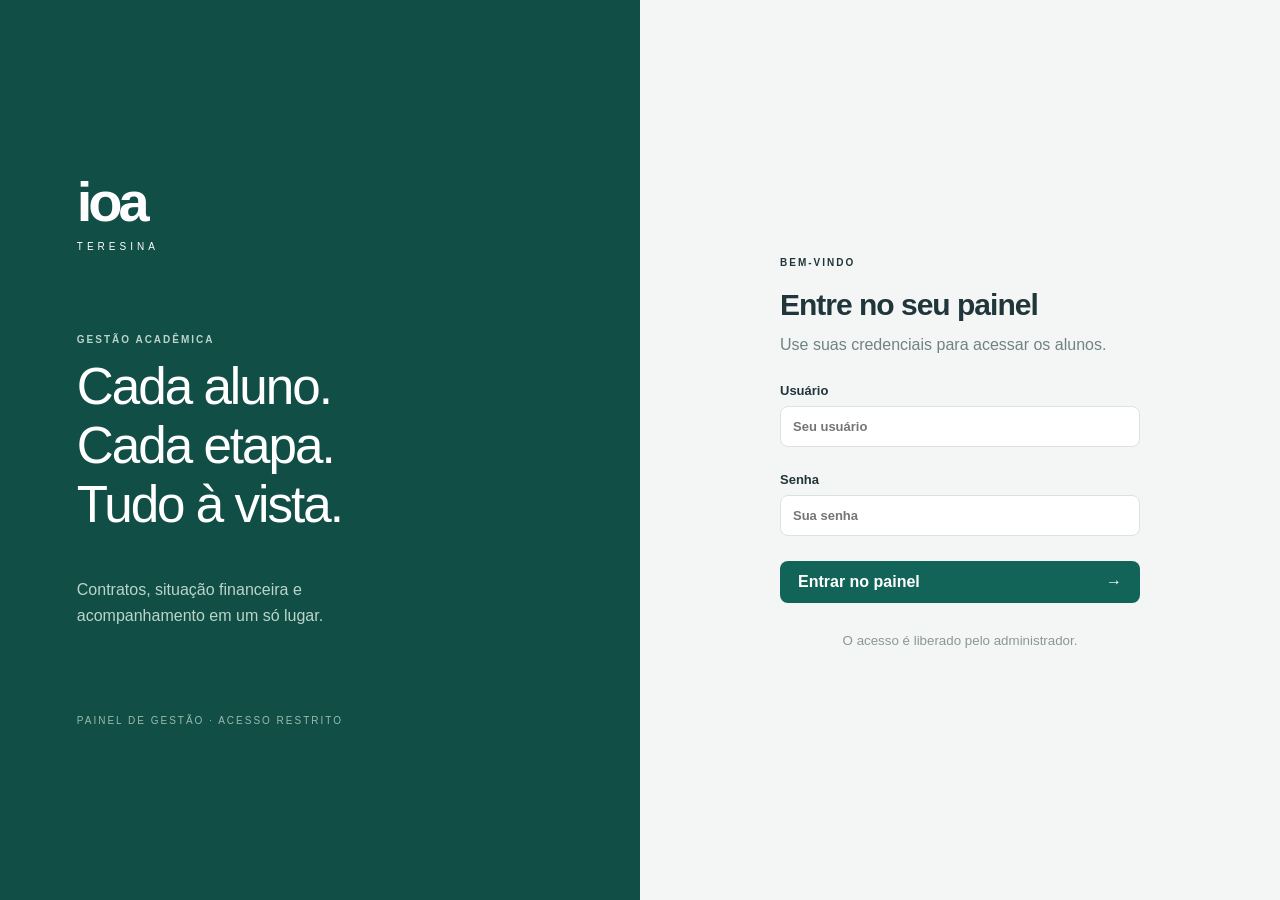
<file: index.html>
<!doctype html>
<html lang="pt-BR"><head><meta charset="utf-8"><meta name="viewport" content="width=device-width,initial-scale=1"><title>IOA Teresina | Gestão de alunos</title><link rel="stylesheet" href="./style.css?v=1795694418726"><script src="./app.js?v=1795694418726" type="module"></script></head>
<body>
<section id="login" class="login"><div class="intro"><div class="brand">ioa<span>TERESINA</span></div><p class="eyebrow">GESTÃO ACADÊMICA</p><h1>Cada aluno.<br>Cada etapa.<br>Tudo à vista.</h1><p>Contratos, situação financeira e acompanhamento em um só lugar.</p><div class="intro-footer">PAINEL DE GESTÃO · ACESSO RESTRITO</div></div><div class="login-form"><form id="login-form"><span class="eyebrow">BEM-VINDO</span><h2>Entre no seu painel</h2><p>Use suas credenciais para acessar os alunos.</p><label>Usuário<input name="username" autocomplete="username" required placeholder="Seu usuário"></label><label>Senha<input name="password" type="password" autocomplete="current-password" required placeholder="Sua senha"></label><button type="submit">Entrar no painel <span>→</span></button><p id="login-error" role="alert"></p><small>O acesso é liberado pelo administrador.</small></form></div></section>
<div id="dashboard" hidden><aside><div class="brand">ioa<span>TERESINA</span></div><p class="nav-label">ÁREA DE GESTÃO</p><nav aria-label="Menu principal"><button id="nav-students" class="nav-item nav-active" aria-current="page">◈ <span>Base de Alunos</span></button><button id="nav-leadership" class="nav-item">◉ <span>Visão da Liderança</span></button><button id="nav-courses" class="nav-item">▤ <span>Cursos</span></button><button id="nav-attendance" class="nav-item">▦ <span>Lançamento de Frequências</span></button><div class="nav-group"><button id="nav-actions" class="nav-item" aria-expanded="false" aria-controls="actions-submenu">◇ <span>Ações e Correções</span><span class="nav-chevron" aria-hidden="true">⌄</span></button><div id="actions-submenu" class="nav-submenu" hidden><button id="nav-contract" class="nav-item">Gestão de Contrato</button><button id="nav-debt" class="nav-item">Gestão de Inadimplentes</button><button id="nav-onboarding" class="nav-item">Onbording de Novatos</button><button id="nav-evasion" class="nav-item">Risco de Evasão</button></div></div><button id="nav-settings" class="nav-item" hidden>⚙ <span>Configurações</span></button></nav><div class="aside-bottom"><span id="user-label"></span><button id="logout" class="ghost">Sair da conta</button></div></aside><main><div id="students-view"><header><div><h1>Base de Alunos<span class="dot">.</span></h1><p>Uma visão de cada vínculo, do contrato ao acompanhamento.</p></div><div class="source"><span class="status-dot"></span>Base de <strong id="source-date"></strong><small id="source-file"></small></div></header>
<div id="metrics" class="status-overview"></div>
<section class="workspace"><div class="section-heading"><div><h2>Consulta de alunos</h2><p>Busque um aluno e confira os detalhes de cada vínculo.</p></div><div class="query-actions"><span id="result-count"></span><button id="clear-filters" type="button" class="ghost">Limpar filtros</button></div></div><div class="filters"><label class="search"><span>Buscar aluno</span><input id="search" type="search" placeholder="Nome ou ID do aluno"></label><label><span>Curso</span><select id="course"><option value="">Todos os cursos</option></select></label><label><span>Status Financeiro</span><select id="finance"><option value="">Todos os status</option></select></label><label><span>Status Contrato</span><select id="contract"><option value="">Todos os contratos</option></select></label><label><span>Status Acadêmico</span><select id="academic-status"><option value="">Todos os status acadêmicos</option></select></label></div><p class="helper">Os gráficos contam alunos únicos por ID na base completa. Os filtros abaixo se aplicam à consulta; um aluno pode ter mais de um curso.</p><div id="cards" class="cards"></div><div class="pagination"><button id="prev" class="ghost">← Anterior</button><span id="page-label"></span><button id="next" class="ghost">Próxima →</button></div></section>
</div>
<section id="leadership-view" hidden><iframe id="leadership-frame" title="Visão da Liderança — prévia com dados ilustrativos" data-src="./leadership-preview.html"></iframe></section>
<section id="courses-view" hidden>
<header><div><h1>Cursos<span class="dot">.</span></h1><p>Visão estratégica por curso e acompanhamento do acumulado do ano.</p></div><span class="badge" id="course-source-date"></span></header>
<section class="workspace course-controls"><label>Curso<select id="management-course" aria-label="Selecionar curso"><option value="">Carregando cursos…</option></select></label><label>Ano de referência<input id="management-year" type="number" min="2000" step="1" aria-label="Ano de referência"></label><button id="refresh-course" class="ghost" type="button">Atualizar</button></section>
<p id="course-error" role="alert" hidden></p><p id="course-period" class="helper"></p>
<div id="course-kpis" class="course-kpis" aria-live="polite"></div>
<div id="course-status-overview" class="status-overview course-status-overview" aria-live="polite"></div>
<section class="workspace course-scope"><div class="section-heading"><div><h2>Composição do curso — prévia</h2><p id="course-coverage"></p></div><span class="badge yellow">Conferência externa pendente</span></div><p class="helper">Esta posição da VIDA DE ALUNO não é um indicador YTD. Inclui componentes identificados por contrato comercial e agrupamentos aprovados. A composição e os totais precisam ser conciliados com o controle de frequências; conclusão de um componente não comprova conclusão do produto.</p><div class="table-wrap course-roster"><table><thead><tr><th>Aluno</th><th>Cadastro acadêmico / turma</th><th>Status acadêmico na fonte</th><th>Associação ao curso</th><th></th></tr></thead><tbody id="course-scope-rows"></tbody></table></div></section>
</section>
<section id="planned-view" hidden><header><div><h1><span id="planned-title"></span><span class="dot">.</span></h1></div></header><section class="workspace planned-workspace"><span class="badge">Em planejamento</span><h2 id="planned-heading"></h2><p>Esta área aguarda as próximas definições para desenvolvimento.</p></section></section>
<section id="settings-view" hidden>
<header><div><h1>Configurações<span class="dot">.</span></h1><p>Gerencie os acessos e acompanhe as atividades do painel.</p></div><span class="badge green">Acesso do administrador</span></header>
<section class="workspace settings-workspace">
<div class="settings-tabs" role="tablist" aria-label="Configurações">
<button id="tab-users" role="tab" aria-selected="true" aria-controls="panel-users" data-settings-tab="users">Usuários</button>
<button id="tab-logins" role="tab" aria-selected="false" aria-controls="panel-history" data-settings-tab="logins">Histórico de logins</button>
<button id="tab-activity" role="tab" aria-selected="false" aria-controls="panel-history" data-settings-tab="activity">Registro de atividades</button>
</div>
<p id="settings-error" role="alert" hidden></p>
<div id="panel-users" role="tabpanel" aria-labelledby="tab-users">
<div class="section-heading"><div><h2>Usuários do sistema</h2><p>Somente o administrador pode cadastrar novos acessos.</p></div><button id="refresh-users" class="ghost">Atualizar lista</button></div>
<div class="table-wrap"><table><thead><tr><th>Usuário</th><th>Perfil</th><th>Emitir declarações</th><th>Último login</th></tr></thead><tbody id="users-list"></tbody></table></div>
<section class="new-user"><h3>Adicionar usuário</h3><form id="user-form"><label>Novo usuário<input name="username" pattern="[a-zA-Z0-9._-]{3,64}" required autocomplete="off" placeholder="nome.sobrenome"></label><label>Senha inicial<input name="password" type="password" minlength="10" maxlength="256" required autocomplete="new-password" placeholder="Pelo menos 10 caracteres"></label><button>Cadastrar usuário</button><p id="user-result" role="status"></p></form></section>
</div>
<div id="panel-history" role="tabpanel" aria-labelledby="tab-logins" hidden>
<div class="section-heading"><div><h2 id="history-title">Histórico de logins</h2><p id="history-description"></p></div><button id="refresh-history" class="ghost">Atualizar histórico</button></div>
<div class="history-controls"><label>Usuário<select id="history-user"><option value="">Todos os usuários</option></select></label><span id="history-count" role="status"></span></div>
<div class="table-wrap"><table><thead><tr><th>Quando</th><th>Quem</th><th>Ação</th><th>Resumo</th></tr></thead><tbody id="history-list"></tbody></table></div>
<div class="pagination"><button id="history-prev" class="ghost">← Anterior</button><span id="history-page"></span><button id="history-next" class="ghost">Próxima →</button></div>
<p class="helper">Horários de Brasília. Logins passam a ser registrados com esta atualização; conferências anteriores foram preservadas.</p>
</div>
</section></section>
<footer>IOA Teresina · Gestão de alunos <span>Dados disponíveis apenas para usuários autorizados.</span></footer></main></div>
<dialog id="detail"><div class="dialog-header"><span class="eyebrow">FICHA DO ALUNO</span><button id="close-detail" class="ghost" aria-label="Fechar ficha">✕</button></div><div id="detail-content"></div></dialog>
<dialog id="contact-dialog" aria-labelledby="contact-edit-title"><div class="dialog-header"><h2 id="contact-edit-title">Editar contatos</h2><button id="contact-close" type="button" class="ghost" aria-label="Fechar edição de contatos">✕</button></div><p id="contact-student"></p><form id="contact-edit-form"><div class="contact-fields"><label>E-mail<input name="email" type="email" maxlength="254" placeholder="Não informado" autocomplete="off"></label><label>Telefone<input name="phone" type="tel" maxlength="60" placeholder="Não informado" autocomplete="off"></label></div><p id="contact-error" role="alert"></p><div class="contact-actions"><button type="submit">Salvar contatos</button><button id="contact-cancel" type="button" class="ghost">Cancelar</button></div><div class="contact-edit-footer"><button id="contact-restore" type="button" class="ghost">Usar contatos da fonte</button><small id="contact-edit-meta"></small></div></form></dialog>
<dialog id="course-metric-dialog" aria-labelledby="course-metric-title"><div class="dialog-header"><h2 id="course-metric-title"></h2><button type="button" id="course-metric-close" class="ghost" aria-label="Fechar apuração">✕</button></div><p id="course-metric-context" class="helper"></p><p class="helper">Registre um valor apurado em uma fonte identificável. O painel não calcula este indicador a partir dos saldos da VIDA DE ALUNO. O registro será identificado como informado manualmente.</p><form id="course-metric-form"><div class="metric-form-grid"><label>Valor apurado<input name="value" type="number" step="any" required></label><label>Data de corte<input name="cutoff" type="date" required></label></div><label>Fonte / documento de referência<textarea name="source" minlength="5" maxlength="1500" required placeholder="Nome da planilha ou relatório, aba e período consultados"></textarea></label><label>Critério de apuração<textarea name="methodology" minlength="5" maxlength="1500" required placeholder="Como o valor foi calculado, quais registros entraram e quais foram excluídos"></textarea></label><p id="course-metric-error" role="alert"></p><div class="detail-actions"><button type="submit">Salvar apuração</button><button type="button" id="course-metric-cancel" class="ghost">Cancelar</button></div></form></dialog>
<dialog id="declaration-dialog" aria-labelledby="declaration-title"><div class="dialog-header"><h2 id="declaration-title">Emitir declaração</h2><button id="declaration-close" type="button" class="ghost" aria-label="Fechar declaração">✕</button></div><p class="helper">PDF preenchido com o modelo institucional. Confira a matrícula atual antes de emitir. O documento será gerado com a assinatura digitalizada de Diego Leite da Cunha. O usuário e a data da emissão serão registrados no histórico.</p><form id="declaration-form"><label>Modelo<select id="declaration-type" name="type"><option value="matricula">Declaração de Matrícula</option><option value="comparecimento">Declaração de Comparecimento</option></select></label><label>Aluno<input id="declaration-name" readonly></label><label>Curso / matrícula<select id="declaration-course" required></select></label><div class="metric-form-grid"><label>CPF — confira antes de emitir<input name="cpf" maxlength="18" required inputmode="numeric" autocomplete="off"></label><label>Duração em meses<input name="months" type="number" min="1" max="120" step="1" required></label></div><label>Periodicidade das aulas<select name="frequency"><option value="mensais">Mensais</option><option value="quinzenais">Quinzenais</option><option value="semanais">Semanais</option><option value="conforme calendário acadêmico">Conforme calendário acadêmico</option></select></label><fieldset id="attendance-dates" hidden><legend>Datas de comparecimento</legend><p class="helper">Selecione de 1 a 12 datas já realizadas e confira o comparecimento do aluno.</p><div style="display:flex;gap:8px"><input id="attendance-date" type="date" aria-label="Data de comparecimento"><button type="button" id="attendance-add" class="ghost">Adicionar data</button></div><div id="attendance-list"></div></fieldset><p id="declaration-source" class="helper"></p><p id="declaration-status" class="helper"></p><label class="check-label"><input type="checkbox" name="verified" required><span id="declaration-confirm-text">Conferi os dados e a situação atual de matrícula.</span></label><p id="declaration-error" role="alert"></p><div class="detail-actions"><button type="submit" id="declaration-generate">Gerar PDF</button><button type="button" id="declaration-cancel" class="ghost">Cancelar</button></div></form></dialog>
<div id="toast" role="status" hidden></div>
</body></html>
</file>
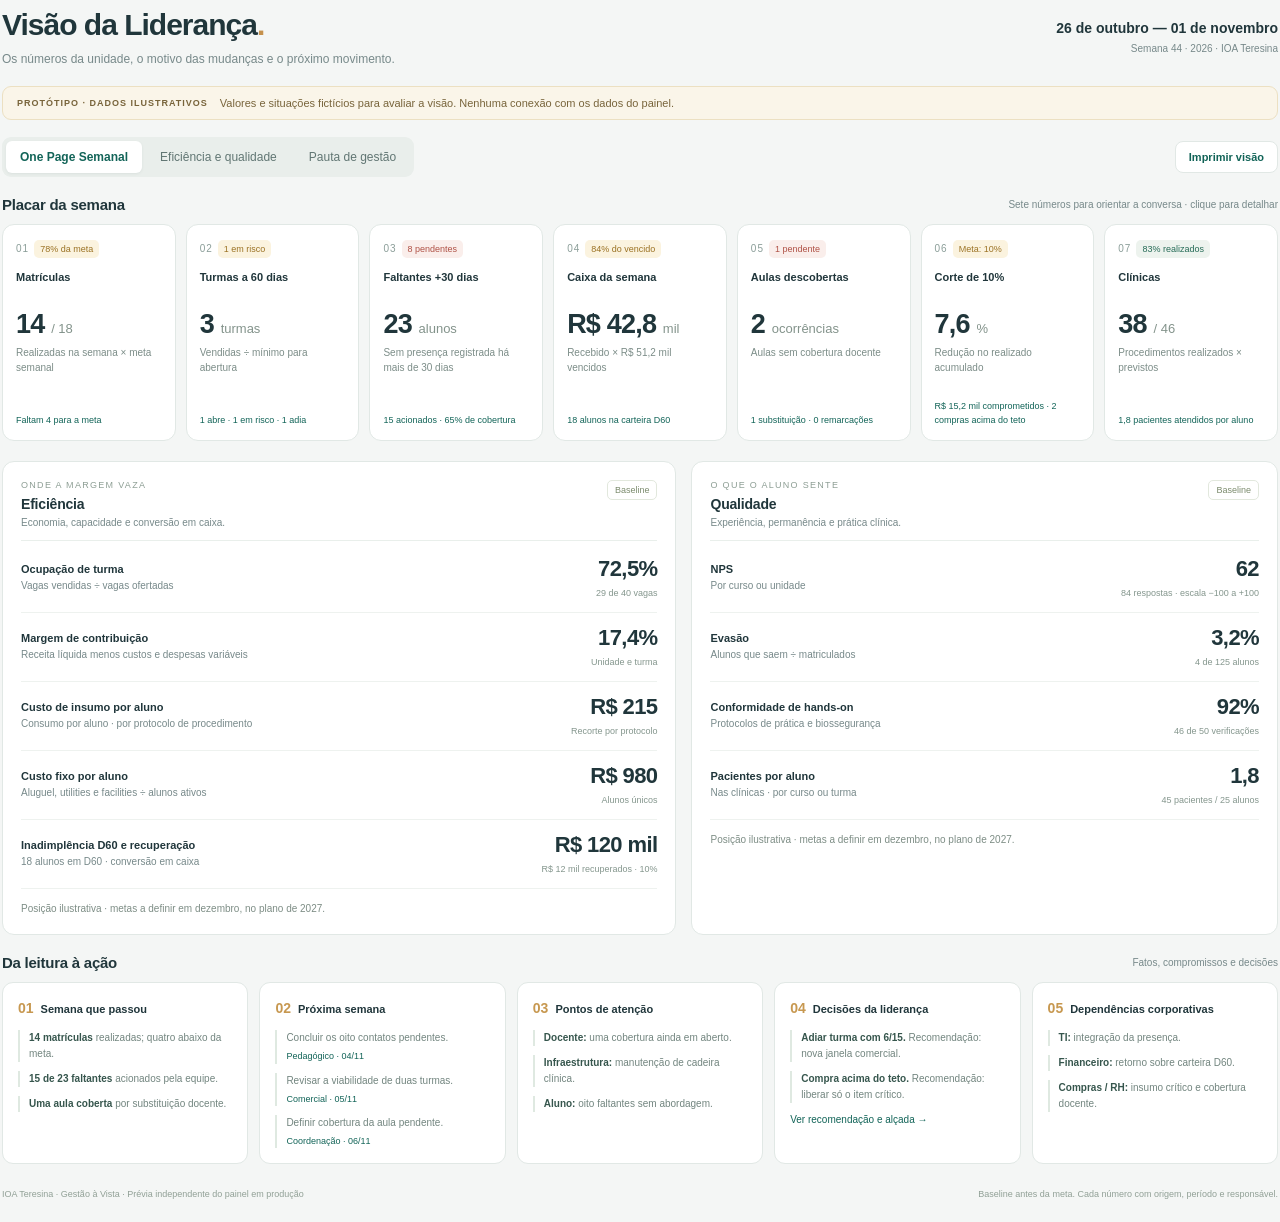
<file: leadership-preview.html>
<!doctype html>
<html lang="pt-BR">
<head>
<meta charset="utf-8"><meta name="viewport" content="width=device-width, initial-scale=1">
<title>IOA Teresina · Visão da Liderança · Protótipo</title>
<link rel="stylesheet" href="./leadership-preview.css">
</head>
<body>
<aside aria-label="Menu de referência"><div class="brand">ioa<small>TERESINA</small></div><div class="nav-label">ÁREA DE GESTÃO</div><div class="nav-item active"><span>◈</span>Visão da Liderança</div><div class="nav-item"><span>◇</span>Base de Alunos</div><div class="nav-item"><span>▤</span>Cursos</div><div class="nav-item"><span>▦</span>Frequências</div><div class="nav-item"><span>⚙</span>Configurações</div><div class="side-foot"><strong>Omniverso de Gestão à Vista</strong>Unidade IOA Teresina<br>Prévia para avaliação</div></aside>
<main>
<header class="page-head"><div><h1>Visão da Liderança<span class="dot">.</span></h1><p class="sub">Os números da unidade, o motivo das mudanças e o próximo movimento.</p></div><div class="week"><strong>26 de outubro — 01 de novembro</strong><small>Semana 44 · 2026 · IOA Teresina</small></div></header>
<div class="demo"><strong>PROTÓTIPO · DADOS ILUSTRATIVOS</strong><span>Valores e situações fictícios para avaliar a visão. Nenhuma conexão com os dados do painel.</span></div>
<div class="toolbar"><div class="tabs" role="tablist" aria-label="Visões de gestão"><button role="tab" id="tab-overview" aria-controls="overview" aria-selected="true" data-tab="overview">One Page Semanal</button><button role="tab" id="tab-baseline" aria-controls="baseline" aria-selected="false" data-tab="baseline">Eficiência e qualidade</button><button role="tab" id="tab-agenda" aria-controls="agenda" aria-selected="false" data-tab="agenda">Pauta de gestão</button></div><button type="button" class="ghost" id="print">Imprimir visão</button></div>
<section id="overview" role="tabpanel" aria-labelledby="tab-overview">
<div class="section-head"><h2>Placar da semana</h2><small>Sete números para orientar a conversa · clique para detalhar</small></div>
<div class="kpis" id="weekly"></div>
<div class="row2" id="overview-baselines"></div>
<div class="section-head"><h2>Da leitura à ação</h2><small>Fatos, compromissos e decisões</small></div>
<div class="agenda-grid">
<article class="agenda"><h3><b>01</b>Semana que passou</h3><ul><li><strong>14 matrículas</strong> realizadas; quatro abaixo da meta.</li><li><strong>15 de 23 faltantes</strong> acionados pela equipe.</li><li><strong>Uma aula coberta</strong> por substituição docente.</li></ul></article>
<article class="agenda"><h3><b>02</b>Próxima semana</h3><ul><li>Concluir os oito contatos pendentes.<span class="owner">Pedagógico · 04/11</span></li><li>Revisar a viabilidade de duas turmas.<span class="owner">Comercial · 05/11</span></li><li>Definir cobertura da aula pendente.<span class="owner">Coordenação · 06/11</span></li></ul></article>
<article class="agenda"><h3><b>03</b>Pontos de atenção</h3><ul><li><strong>Docente:</strong> uma cobertura ainda em aberto.</li><li><strong>Infraestrutura:</strong> manutenção de cadeira clínica.</li><li><strong>Aluno:</strong> oito faltantes sem abordagem.</li></ul></article>
<article class="agenda"><h3><b>04</b>Decisões da liderança</h3><ul><li><strong>Adiar turma com 6/15.</strong> Recomendação: nova janela comercial.</li><li><strong>Compra acima do teto.</strong> Recomendação: liberar só o item crítico.</li></ul><button type="button" data-tab-link="agenda">Ver recomendação e alçada →</button></article>
<article class="agenda"><h3><b>05</b>Dependências corporativas</h3><ul><li><strong>TI:</strong> integração da presença.</li><li><strong>Financeiro:</strong> retorno sobre carteira D60.</li><li><strong>Compras / RH:</strong> insumo crítico e cobertura docente.</li></ul></article>
</div>
</section>
<section id="baseline" role="tabpanel" aria-labelledby="tab-baseline" hidden>
<div class="baseline-note"><strong>Primeiro, o baseline.</strong> Os valores abaixo representam uma posição ilustrativa. Metas de eficiência e qualidade serão definidas em dezembro, com o plano de 2027. Não há semáforo de desempenho sem referência aprovada.</div>
<div class="two-col" id="baseline-panels"></div>
<div class="readout"><div><span>PERGUNTA DE EFICIÊNCIA</span><strong>Onde a margem está vazando?</strong></div><div><span>PERGUNTA DE QUALIDADE</span><strong>O que o aluno está sentindo?</strong></div><div><span>RECORTE DA APURAÇÃO</span><strong>Unidade → curso → turma</strong></div></div>
</section>
<section id="agenda" role="tabpanel" aria-labelledby="tab-agenda" hidden>
<p class="lead">Uma pauta curta, com responsável, prazo, recomendação e decisão esperada.</p>
<div class="action-list">
<article class="action-card"><h2>Semana que passou · três fatos</h2><ul><li>14 matrículas realizadas, frente à meta ilustrativa de 18.</li><li>15 alunos sem presença há mais de 30 dias receberam contato; oito permanecem pendentes.</li><li>Uma de duas aulas descobertas foi resolvida com substituição.</li></ul></article>
<article class="action-card"><h2>Próxima semana · três compromissos</h2><ul><li><span class="tag">Pedagógico · 04/11</span> Encerrar a abordagem dos oito faltantes e registrar o retorno.</li><li><span class="tag">Comercial · 05/11</span> Apresentar plano de conversão da turma em risco.</li><li><span class="tag">Coordenação · 06/11</span> Confirmar professor e comunicar o calendário.</li></ul></article>
<article class="action-card wide"><h2>Decisões que precisam da liderança</h2><div class="list-panel"><table><thead><tr><th>Decisão</th><th>Recomendação da unidade</th><th>Alçada necessária</th><th>Prazo proposto</th></tr></thead><tbody><tr><td>Turma com 6 vendidos / mínimo de 15</td><td>Adiar a abertura e manter os alunos no plano de conversão.</td><td>Direção regional</td><td>05/11</td></tr><tr><td>Compra extraordinária de R$ 3,4 mil</td><td>Aprovar apenas o insumo crítico; renegociar o restante.</td><td>Regional + Compras</td><td>04/11</td></tr></tbody></table></div></article>
<article class="action-card"><h2>Pontos de atenção da unidade</h2><ul><li><strong>Pessoas / docente:</strong> confirmar cobertura sem comprometer a entrega acadêmica.</li><li><strong>Infraestrutura:</strong> priorizar a manutenção de cadeira clínica.</li><li><strong>Fornecedor:</strong> confirmar reposição de insumo.</li><li><strong>Aluno:</strong> acompanhar retorno dos faltantes acionados.</li></ul></article>
<article class="action-card"><h2>O que não depende da unidade</h2><ul><li><span class="tag">TI</span> Integração da presença — encaminhar escopo e responsável corporativo.</li><li><span class="tag">Financeiro</span> Carteira D60 — validar posição e retorno da recuperação.</li><li><span class="tag">Compras</span> Item crítico — obter confirmação do fornecedor.</li><li><span class="tag">RH</span> Cobertura docente — retornar com a alternativa elegível.</li></ul></article>
</div>
</section>
<footer class="page-foot"><span>IOA Teresina · Gestão à Vista · Prévia independente do painel em produção</span><span>Baseline antes da meta. Cada número com origem, período e responsável.</span></footer>
</main>
<dialog id="detail" aria-labelledby="detail-name"><div class="modal-head"><div><span class="eyebrow">Detalhe do indicador · demonstração</span><h2 id="detail-name"></h2><p class="sub" id="detail-scope"></p></div><button type="button" class="close" aria-label="Fechar detalhe">×</button></div><div id="detail-content"></div></dialog>
<script src="./leadership-preview.js" defer></script>
</body>
</html>
</file>
<file: style.css>
:root{font-family:Inter,Segoe UI,Arial,sans-serif;color:#20363b;background:#f4f6f5;font-synthesis:none;--green:#126458;--muted:#78888b;--line:#e3e9e6}*{box-sizing:border-box}body{margin:0}button,input,select,textarea{font:inherit}button{cursor:pointer;background:var(--green);color:white;border:0;border-radius:8px;padding:12px 18px;font-weight:600}button:disabled{opacity:.5;cursor:default}input,select,textarea{width:100%;border:1px solid #dbe3df;border-radius:8px;padding:12px;background:white;color:#20363b}input:focus,select:focus,textarea:focus{outline:2px solid #83b6a6;outline-offset:2px}label{display:block;font-size:13px;font-weight:600}label>input,label>select{margin-top:8px}p{color:#718184;line-height:1.6}h1,h2,h3,p{margin-top:0}.brand{font-size:56px;line-height:1;font-weight:800;letter-spacing:-4px}.brand span{display:block;font-size:10px;letter-spacing:4px;margin-top:12px;font-weight:500}.eyebrow{font-size:10px;letter-spacing:2px;font-weight:700}.login{min-height:100vh;display:grid;grid-template-columns:1fr 1fr}.intro{background:#104e46;color:#fff;padding:64px 12%;position:relative;display:flex;flex-direction:column;justify-content:center}.intro .brand{margin-bottom:80px}.intro h1{font-size:clamp(36px,4vw,62px);line-height:1.15;letter-spacing:-2px;font-weight:500}.intro p{color:#bbd5ca;max-width:350px}.intro-footer{margin-top:70px;font-size:10px;letter-spacing:2px;color:#9cbbaf}.login-form{display:grid;place-items:center;padding:40px}.login-form form{width:100%;max-width:360px}.login-form h2{font-size:30px;letter-spacing:-1px;margin:18px 0 10px}.login-form label{margin:25px 0}.login-form button{width:100%;display:flex;justify-content:space-between}.login-form small{color:#8b9795;display:block;text-align:center;margin-top:30px}#login-error{color:#a63734;font-size:13px}#dashboard{min-height:100vh}aside{width:210px;position:fixed;inset:0 auto 0 0;background:#104e46;color:white;padding:36px 25px;display:flex;flex-direction:column}.nav-label{font-size:9px;letter-spacing:2px;color:#91b5a9;margin-top:70px}.nav-active{margin:12px -10px;padding:15px;background:#276458;border-radius:8px;font-size:14px}.nav-active span{margin-left:12px}.aside-bottom{margin-top:auto;font-size:12px}.aside-bottom button{color:#bed2c8;padding-left:0;font-size:12px;display:block;margin-top:10px}main{margin-left:210px;padding:44px 44px 20px;max-width:1800px}header{display:flex;justify-content:space-between;align-items:center;margin-bottom:32px}header h1{font-size:36px;letter-spacing:-1.4px;margin-bottom:8px;font-weight:600}header p{font-size:13px;margin:0 0 12px}.dot{color:#c5914c}.source{font-size:12px;color:#647772;text-align:right}.source small{display:block;font-size:10px;margin-top:8px}.status-dot{display:inline-block;width:7px;height:7px;background:#429474;border-radius:50%;margin-right:8px}.metrics{display:grid;grid-template-columns:repeat(4,1fr);gap:18px;margin-bottom:32px}.metric{background:#fff;border:1px solid var(--line);padding:22px;border-radius:12px}.metric p{font-size:11px;margin-bottom:20px}.metric strong{font-size:32px;letter-spacing:-1px;font-weight:600}.metric small{font-size:10px;display:block;color:#8a9691;margin-top:8px}.metric.warn strong{color:#b96540}.workspace{background:#fff;border:1px solid var(--line);border-radius:12px;padding:25px}.section-heading{display:flex;justify-content:space-between;align-items:center}.section-heading h2{font-size:18px;margin-bottom:5px}.section-heading p{font-size:12px}.section-heading>span{font-size:11px;color:var(--muted)}.filters{display:grid;grid-template-columns:1.4fr 1fr 1fr 1fr;gap:12px;margin:16px 0}.filters label{font-size:10px;color:#7b8883}.filters input,.filters select{font-size:12px;padding:11px}.helper{font-size:10px;margin:14px 0 22px}.cards{display:grid;grid-template-columns:repeat(3,minmax(0,1fr));gap:16px}.student{border:1px solid var(--line);border-radius:10px;padding:20px;display:flex;flex-direction:column;min-width:0}.student-top{display:flex;gap:10px;align-items:center;margin-bottom:15px}.avatar{width:36px;height:36px;flex-shrink:0;border-radius:50%;background:#eaf2ec;color:#397766;display:grid;place-items:center;font-size:11px;font-weight:bold}.student h3{font-size:12px;line-height:1.5;margin:0;text-transform:capitalize}.student .id{font-size:10px;color:#98a19a;display:block;margin-top:4px}.course-name{font-size:11px;line-height:1.6;margin-bottom:12px;min-height:36px;color:#617672}.badges{display:flex;flex-wrap:wrap;gap:6px;margin-bottom:18px}.badge{font-size:9px;padding:6px 8px;border-radius:5px;background:#f2f2ec;color:#797967}.badge.green{background:#e8f4ed;color:#367952}.badge.red{background:#f9eeea;color:#b86851}.student-bottom{margin-top:auto;border-top:1px solid #eef0eb;padding-top:14px;display:flex;align-items:center;justify-content:space-between;font-size:10px;color:#89958e}.student-bottom button{padding:7px 10px;color:var(--green);background:#f0f6f1;font-size:10px}.ghost{background:transparent;color:var(--green)}.pagination{display:flex;justify-content:center;align-items:center;gap:20px;font-size:11px;margin-top:25px}.pagination button{font-size:11px}.admin{margin-top:25px;font-size:12px;color:#6e7e75}.admin form{display:flex;flex-wrap:wrap;gap:16px;align-items:end;margin-top:20px}.admin label{max-width:240px}.admin button{font-size:12px}footer{font-size:10px;color:#99a49d;display:flex;justify-content:space-between;margin-top:32px}dialog{width:min(760px,95vw);border:1px solid var(--line);border-radius:15px;padding:28px;max-height:90vh;color:#20363b}dialog::backdrop{background:#183c3aaa;backdrop-filter:blur(3px)}.dialog-header{display:flex;justify-content:space-between;align-items:center}.dialog-header button{padding:6px}.detail-title{font-size:24px;margin-top:15px}.link-detail{border-top:1px solid var(--line);margin-top:22px;padding-top:22px}.link-detail h3{font-size:14px;line-height:1.5}.facts{display:grid;grid-template-columns:1fr 1fr;gap:16px;margin:20px 0}.facts dt{font-size:10px;color:#82938c}.facts dd{font-size:13px;margin:5px 0;line-height:1.5}.check-label{display:flex;gap:10px;align-items:center;margin:20px 0 8px}.check-label input{width:17px;height:17px;margin:0}.link-detail textarea{margin:8px 0 12px;min-height:85px;resize:vertical}.link-detail small{display:block;font-size:10px;color:#7a8a81;margin:12px 0}.link-detail button{font-size:12px}.empty{padding:50px;text-align:center;grid-column:1/-1;font-size:13px;color:#85938b}#toast{position:fixed;bottom:25px;right:25px;max-width:400px;background:#184f42;color:#fff;padding:15px 20px;border-radius:10px;font-size:13px;z-index:10}[hidden]{display:none!important}@media(min-width:1600px){.cards{grid-template-columns:repeat(4,minmax(0,1fr))}}@media(max-width:1100px){aside{width:170px}main{margin-left:170px;padding:30px 25px}.cards{grid-template-columns:repeat(2,minmax(0,1fr))}.filters{grid-template-columns:1fr 1fr}}@media(max-width:700px){.login{grid-template-columns:1fr}.intro{padding:30px}.intro .brand{margin-bottom:25px}.intro h1{font-size:34px}.intro-footer{display:none}.intro p{margin-bottom:10px}.login-form{padding:35px 25px}aside{position:static;width:auto;padding:18px 22px;flex-direction:row;align-items:center;gap:20px}.brand{font-size:36px}.brand span{font-size:8px;margin-top:6px}.nav-label,.nav-active{display:none}.aside-bottom{margin:0 0 0 auto}.aside-bottom button{margin-top:0}main{margin:0;padding:28px 16px}header{display:block}header h1{font-size:30px}.source{text-align:left;margin-top:18px}.metrics{grid-template-columns:1fr 1fr;gap:10px}.metric{padding:16px}.metric p{margin-bottom:10px}.metric strong{font-size:27px}.workspace{padding:16px}.section-heading{display:block}.filters{grid-template-columns:1fr 1fr}.search{grid-column:1/-1}.cards{grid-template-columns:1fr}.student{padding:16px}.course-name{min-height:0}footer{display:block;line-height:2}footer span{display:block}.facts{grid-template-columns:1fr 1fr}}

/* Configurações e navegação administrativa */
nav{display:flex;flex-direction:column;gap:6px;margin-top:10px}.nav-item{display:flex;align-items:center;gap:12px;width:100%;text-align:left;background:transparent;color:#c3d8ce;font-size:13px;padding:14px 12px;font-weight:500}.nav-item.nav-active{margin:0;background:#276458;color:white}.nav-item:hover{background:#276458}.nav-active span{margin:0}.settings-tabs{display:flex;gap:24px;border-bottom:1px solid var(--line);margin:-5px 0 28px;overflow:auto}.settings-tabs button{background:transparent;color:#78888b;border-radius:0;padding:16px 0;border-bottom:2px solid transparent;white-space:nowrap;font-size:13px}.settings-tabs button[aria-selected="true"]{color:var(--green);border-bottom-color:var(--green)}.settings-workspace h3{font-size:15px}.table-wrap{overflow-x:auto;margin-top:18px}.table-wrap table{border-collapse:collapse;width:100%;text-align:left;font-size:12px}.table-wrap th{font-size:10px;color:#809089;font-weight:600;background:#f5f8f5;padding:14px 16px}.table-wrap td{padding:17px 16px;border-bottom:1px solid var(--line);vertical-align:top;line-height:1.6}.table-wrap td small{display:block;color:#84938b;font-size:10px;margin-top:6px}.when{white-space:nowrap;color:#718179}.new-user{margin-top:32px;padding:24px;background:#f7f9f7;border-radius:10px}.new-user form{display:flex;flex-wrap:wrap;gap:16px;align-items:end}.new-user label{flex:1;min-width:200px}.new-user button{font-size:12px;margin-bottom:1px}.new-user #user-result{flex-basis:100%;font-size:12px;margin:0}.history-controls{display:flex;align-items:end;justify-content:space-between;gap:16px;margin-top:18px}.history-controls label{width:240px;font-size:11px;color:#718179}.history-controls>span{font-size:11px;color:#84938b;padding-bottom:12px}#settings-error{padding:12px 16px;background:#fbede8;color:#a34834;font-size:12px;border-radius:8px}
@media(max-width:700px){aside{flex-wrap:wrap}aside nav{order:3;flex-basis:100%;flex-direction:row;margin:8px 0 0}.nav-item{display:flex;width:auto;flex:1;justify-content:center;font-size:12px}.settings-tabs{gap:22px}.settings-tabs button{font-size:11px}.new-user{padding:16px}.new-user form{display:block}.new-user label{margin:16px 0}.new-user #user-result{margin-top:12px}.table-wrap th,.table-wrap td{padding:12px}.history-controls{align-items:center}.history-controls label{width:190px}}

/* Áreas futuras: somente navegação, sem operações de dados. */
aside{overflow-y:auto}.nav-item{line-height:1.5;min-width:0;flex-shrink:0}.nav-item>span{min-width:0}.nav-item .nav-chevron{margin-left:auto;transition:transform .15s}.nav-item[aria-expanded="true"] .nav-chevron{transform:rotate(180deg)}.nav-submenu{margin:6px 0 8px 16px;padding-left:10px;border-left:1px solid #42796e;display:flex;flex-direction:column;gap:4px}.nav-submenu .nav-item{font-size:11px;padding:10px 8px}.planned-workspace{min-height:220px;padding:32px}.planned-workspace h2{font-size:19px;margin:25px 0 10px}.planned-workspace p{font-size:13px}.aside-bottom{padding-top:24px}
@media(max-width:700px){aside nav{flex-direction:column;gap:6px}.nav-item{width:100%;justify-content:flex-start;flex:none}.nav-submenu{margin-left:20px}.aside-bottom{padding-top:0}}

.detail-actions{display:flex;justify-content:space-between;align-items:center;gap:12px;flex-wrap:wrap}.close-detail-inline{background:#c65a12;color:#fff;margin-left:auto}.close-detail-inline:hover{background:#a8490c}.close-detail-inline:focus-visible{outline:2px solid #c65a12;outline-offset:3px}

.metrics{grid-template-columns:repeat(3,minmax(0,1fr))}@media(min-width:1600px){.metrics{grid-template-columns:repeat(6,minmax(0,1fr))}}@media(max-width:700px){.metrics{grid-template-columns:repeat(2,minmax(0,1fr))}}

@media(min-width:1101px){.filters{grid-template-columns:1.4fr repeat(4,minmax(0,1fr))}}

/* Indicadores compactos: título e total na mesma linha. */
.metrics{gap:12px;margin-bottom:22px}.metric{padding:12px 18px;display:grid;grid-template-columns:minmax(0,1fr) auto;align-items:center;column-gap:12px;row-gap:4px}.metric p{margin:0;font-size:11px;line-height:1.4}.metric strong{font-size:27px;line-height:1.1}.metric small{grid-column:1/-1;margin:0;font-size:10px;line-height:1.4}
@media(max-width:700px){.metric{padding:10px 12px;column-gap:6px}.metric strong{font-size:23px}.metric p{font-size:10px}.metric small{font-size:9px}}

.filter-field{min-width:0;font-size:10px;font-weight:600;color:#7b8883}.multi-filter{position:relative;margin-top:8px;color:#20363b;font-weight:400}.multi-filter summary{list-style:none;cursor:pointer;background:#fff;border:1px solid #dbe3df;border-radius:8px;padding:11px 30px 11px 12px;font-size:12px;white-space:nowrap;text-overflow:ellipsis;overflow:hidden;position:relative}.multi-filter summary::-webkit-details-marker{display:none}.multi-filter summary::after{content:'⌄';position:absolute;right:12px;top:9px;font-size:15px}.multi-filter[open] summary{border-color:#83b6a6}.multi-filter summary:focus-visible{outline:2px solid #83b6a6;outline-offset:2px}.multi-options{position:absolute;top:calc(100% + 5px);left:0;min-width:100%;width:max-content;max-width:min(380px,80vw);max-height:300px;overflow:auto;z-index:30;border:1px solid var(--line);background:#fff;border-radius:9px;box-shadow:0 8px 24px #173d3426;padding:6px}.multi-options label{display:flex;align-items:center;gap:10px;padding:10px 8px;font-weight:400;font-size:12px;cursor:pointer;border-radius:5px}.multi-options label:hover{background:#f0f6f1}.multi-options input[type=checkbox]{width:16px;height:16px;margin:0;padding:0;flex-shrink:0;accent-color:var(--green)}.multi-options label:first-child{border-bottom:1px solid var(--line);font-weight:600;margin-bottom:4px}.multi-options span{white-space:normal;line-height:1.4}

.query-actions{display:flex;align-items:center;gap:16px;flex-wrap:wrap}.query-actions>span{font-size:11px;color:var(--muted)}#clear-filters{font-size:12px;padding:9px 12px;background:#f0f6f1}@media(max-width:700px){.query-actions{justify-content:space-between;margin-bottom:12px}}

/* Visão dos três grupos de status: mesma escala de 0 a 100%. */
.status-overview{display:grid;grid-template-columns:repeat(3,minmax(0,1fr));gap:16px;margin-bottom:26px}.overview-note{grid-column:1/-1;font-size:11px;margin:0;color:#7b8a84;line-height:1.6}.overview-note strong{color:#3b6155;font-weight:600}.status-chart{min-width:0;background:white;border:1px solid var(--line);border-radius:12px;padding:22px;display:flex;flex-direction:column}.status-chart-header{display:flex;justify-content:space-between;align-items:center;gap:10px;border-bottom:1px solid #edf1ed;padding-bottom:16px;margin:0 0 20px}.status-chart-header h2{font-size:14px;letter-spacing:0;font-weight:650;margin:0}.status-chart-header>span{white-space:nowrap;font-size:10px;color:#82928b}.status-chart-row{margin-bottom:17px}.status-chart-label{display:flex;justify-content:space-between;align-items:center;gap:12px;margin-bottom:7px;font-size:11px;line-height:1.4}.status-chart-label>span{color:#657b71}.status-chart-label>div{display:flex;align-items:baseline;gap:8px;white-space:nowrap}.status-chart-label strong{font-size:14px;font-weight:650}.status-chart-label small{font-size:10px;color:#8b9992;min-width:38px;text-align:right}.status-chart-row svg{display:block;width:100%;height:7px;overflow:hidden;border-radius:4px}.chart-track{fill:#f0f3ef}.chart-blue{fill:#6997b1}.chart-green{fill:#247d64}.chart-teal{fill:#78aaa1}.chart-red{fill:#c77960}.chart-orange{fill:#cfab69}.chart-gray{fill:#b1bab2}.status-chart-foot{font-size:9px;color:#94a198;padding-top:12px;border-top:1px solid #edf1ed;margin:auto 0 0}
@media(max-width:1050px){.status-overview{grid-template-columns:1fr}.status-chart{padding:20px}.status-chart-row{margin-bottom:14px}}@media(max-width:700px){.status-chart-header{display:flex;margin-bottom:18px}.status-chart-header h2{font-size:15px}.status-chart-label{font-size:12px}}

/* Distribuições compactas; cores permanecem vinculadas às categorias. */
.status-overview{gap:12px;margin-bottom:20px}.status-chart{padding:14px 16px}.status-chart-header{padding-bottom:10px;margin-bottom:12px}.status-chart-header h2{font-size:13px}.status-chart-row{margin-bottom:10px}.status-chart-label{font-size:11px;margin-bottom:4px}.status-chart-label strong{font-size:12px}.status-chart-label small{font-size:9px}.status-chart-row svg{height:5px}.status-chart-foot{font-size:9px;padding-top:8px}.status-chart-rows{margin-bottom:3px}
@media(max-width:1050px){.status-chart{padding:14px 16px}.status-chart-row{margin-bottom:10px}}@media(max-width:700px){.status-chart-header{margin-bottom:12px}.status-chart-header h2{font-size:13px}.status-chart-label{font-size:11px}}

/* Cabeçalho compacto da Base de Alunos. */
#students-view>header{margin-bottom:18px}#students-view>header h1{font-size:28px;margin-bottom:5px;line-height:1.2}#students-view>header p{font-size:12px;margin:0;line-height:1.4}main{padding-top:24px}#students-view>header .source small{margin-top:5px}
@media(max-width:700px){#students-view>header h1{font-size:25px}#students-view>header .source{margin-top:10px}#students-view>header{margin-bottom:14px}}

/* Mesmo cabeçalho compacto em todas as telas principais. */
#settings-view>header,#planned-view>header{margin-bottom:18px}#settings-view>header h1,#planned-view>header h1{font-size:28px;margin-bottom:5px;line-height:1.2}#settings-view>header p,#planned-view>header p{font-size:12px;margin:0;line-height:1.4}
@media(max-width:700px){#settings-view>header h1,#planned-view>header h1{font-size:25px}#settings-view>header,#planned-view>header{margin-bottom:14px}#settings-view>header>.badge{display:inline-block;margin-top:10px}}

.facts dd{overflow-wrap:anywhere}

.contact-form{background:#f5f8f5;border:1px solid var(--line);border-radius:10px;padding:18px;margin:20px 0}.contact-form h3{font-size:14px;margin-bottom:14px}.contact-fields{display:grid;grid-template-columns:1fr 1fr;gap:16px}.contact-fields label{min-width:0;font-size:12px}.contact-fields input{font-size:13px}.contact-actions{display:flex;align-items:center;gap:10px;flex-wrap:wrap;margin-top:16px}.contact-actions button{font-size:12px}.contact-form small{display:block;font-size:10px;color:#809086;margin-top:12px}@media(max-width:600px){.contact-fields{grid-template-columns:1fr}}

.contact-summary{display:grid;grid-template-columns:minmax(0,1.3fr) minmax(0,1fr) auto;align-items:center;gap:14px;padding:12px 0;border-top:1px solid var(--line);border-bottom:1px solid var(--line);margin:14px 0 0}.contact-summary>div{min-width:0}.contact-summary span{display:block;font-size:10px;color:#82938c;margin-bottom:4px}.contact-summary strong{display:block;font-size:12px;font-weight:500;overflow-wrap:anywhere}.contact-summary button{font-size:11px;padding:8px 10px;background:#f0f6f1}#contact-dialog{width:min(520px,95vw);padding:24px}#contact-edit-title{font-size:19px;margin:0}#contact-student{font-size:12px;margin:12px 0 20px}#contact-dialog .contact-fields{grid-template-columns:1fr}#contact-error{font-size:12px;color:#a34834;margin:12px 0 0;min-height:0}#contact-error:empty{display:none}.contact-edit-footer{border-top:1px solid var(--line);padding-top:12px;margin-top:16px}.contact-edit-footer button{font-size:11px;padding:6px 0}.contact-edit-footer small{display:block;font-size:10px;color:#82938c;margin-top:8px}
@media(max-width:600px){.contact-summary{grid-template-columns:minmax(0,1fr) auto}.contact-summary>div:first-child{grid-column:1/-1}.contact-summary button{justify-self:end}}

.commercial-product{padding:18px 0;border-top:1px solid #dce5e2}.commercial-product details>summary{cursor:pointer;padding:12px 0;font-weight:600}.product-warning{padding:10px 14px;background:#fff3df;border-left:4px solid #c85c14;border-radius:6px}

.badge.yellow{background:#fff3cd;color:#806000}.badge.red{background:#fce8e8;color:#b42318}.course-time-note{font-size:10px;color:#7a8a81;margin:8px 0 14px}

.course-controls{display:grid;grid-template-columns:minmax(240px,1fr) 150px auto;align-items:end;gap:16px;margin-bottom:16px}.course-controls label{font-size:12px}.course-controls select,.course-controls input{width:100%;margin-top:7px}.course-kpis{display:grid;grid-template-columns:repeat(4,minmax(0,1fr));gap:16px;margin:16px 0 24px}.course-kpi{background:#fff;border:1px solid var(--line);border-radius:14px;padding:20px;display:flex;flex-direction:column;gap:12px}.course-kpi-top{display:flex;justify-content:space-between;align-items:flex-start;gap:8px}.course-kpi h2{font-size:14px;line-height:1.5;margin:0}.course-kpi-value{font-size:30px;line-height:1.3;overflow-wrap:anywhere}.course-kpi-state{font-size:11px;color:#687f7b;margin:0}.course-kpi details{font-size:11px;line-height:1.6;margin-top:auto}.course-kpi details summary{cursor:pointer;color:var(--green)}.course-kpi details p{white-space:pre-wrap;overflow-wrap:anywhere}.course-kpi button{font-size:11px;text-align:left;padding:8px 0}.kpi-progress{height:6px;background:#eef3ef;border-radius:4px;overflow:hidden}.kpi-progress span{display:block;height:100%;background:#258466}.course-roster{max-height:360px;overflow:auto}.course-roster small{display:block;font-size:10px;color:#6d8279;margin-top:4px}.course-roster button{font-size:11px}.metric-form-grid{display:grid;grid-template-columns:1fr 1fr;gap:16px}#course-metric-form label{margin:14px 0}#course-metric-form textarea{min-height:80px;margin-top:7px}#course-error,#course-metric-error{color:#b42318;font-size:12px}.course-scope .section-heading{align-items:start}
@media(max-width:1350px){.course-kpis{grid-template-columns:repeat(2,minmax(0,1fr))}}@media(max-width:700px){.course-controls{grid-template-columns:1fr 100px}.course-controls button{grid-column:1/-1}.course-kpis{grid-template-columns:1fr}.metric-form-grid{grid-template-columns:1fr}}

/* Indicadores compactos: título, leitura e ações em três faixas. */
.course-kpis{gap:10px;margin:10px 0 16px}.course-kpi{padding:10px 14px;border-radius:12px;gap:5px}.course-kpi-top{gap:6px}.course-kpi h2{font-size:12px;line-height:1.3}.course-kpi-top .badge{font-size:8px;padding:3px 5px;white-space:nowrap}.course-kpi-reading{display:flex;align-items:center;justify-content:space-between;gap:10px;min-height:29px}.course-kpi-value{font-size:24px;line-height:1.15}.course-kpi-state{font-size:10px;line-height:1.35;max-width:160px;text-align:right}.course-kpi-footer{display:flex;align-items:flex-start;justify-content:space-between;gap:6px 12px;flex-wrap:wrap;margin-top:auto}.course-kpi-footer details{font-size:10px;line-height:1.45;margin-top:0}.course-kpi-footer details[open]{flex-basis:100%}.course-kpi-footer button{font-size:10px;padding:0;line-height:1.5;white-space:nowrap}.course-kpi .kpi-progress{height:4px;width:100%;margin:0}.course-controls{padding:12px 16px;gap:10px;margin-bottom:10px}.course-controls select,.course-controls input{margin-top:4px}.course-controls button{padding:9px 12px}

.declaration-actions{display:flex;justify-content:flex-end;margin:10px 0}.declaration-actions button{font-size:12px}#declaration-form label{margin:12px 0}#declaration-form .check-label{flex-direction:row;font-size:12px}#declaration-error{font-size:12px;color:#b42318}

/* Prévia local da liderança: estilos isolados dos demais módulos. */
#leadership-frame{display:block;width:100%;height:calc(100vh - 105px);min-height:650px;border:0;border-radius:12px;background:#f4f6f5}
@media(max-width:800px){#leadership-frame{height:calc(100vh - 160px);min-height:580px}}

[data-phone-actions]{display:flex;flex-wrap:wrap;align-items:center;gap:6px 10px}.whatsapp-link{display:inline-flex;color:#126458;background:#e8f4ed;padding:5px 8px;border-radius:6px;font-size:11px;font-weight:600;text-decoration:none}.whatsapp-link:hover{background:#d7eddf}.whatsapp-link:focus-visible{outline:2px solid #126458;outline-offset:2px}.phone-warning{display:block;font-size:10px;color:#956c23}
</file>
<file: leadership-preview.css>
:root{font-family:Inter,'Segoe UI',Arial,sans-serif;color:#20363b;background:#f4f6f5;--green:#126458;--dark:#104e46;--muted:#77898a;--line:#e1e8e5;--gold:#c5914c;--red:#ba584b;--yellow:#aa7a26}*{box-sizing:border-box}body{margin:0}button,select{font:inherit}button{cursor:pointer}button:focus-visible,a:focus-visible{outline:3px solid #ca9d51;outline-offset:3px}aside{width:210px;position:fixed;inset:0 auto 0 0;background:var(--dark);color:#fff;padding:32px 22px;display:flex;flex-direction:column}.brand{font-size:62px;font-weight:850;letter-spacing:-5px;line-height:1}.brand small{display:block;letter-spacing:4px;font-size:10px;font-weight:600;margin:14px 0 0 3px}.nav-label{font-size:9px;letter-spacing:2px;color:#97baaf;margin:66px 0 18px}.nav-item{padding:14px 12px;color:#c3d9d1;font-size:13px;margin:3px -8px;display:flex;gap:12px;align-items:center}.nav-item.active{border-radius:9px;background:#29665a;color:white;font-weight:650}.nav-item span{width:17px;text-align:center}.side-foot{margin-top:auto;color:#b0cdc1;font-size:11px;line-height:1.8}.side-foot strong{display:block;color:white;font-weight:500}main{margin-left:210px;padding:27px 30px 22px;max-width:1900px}.page-head{display:flex;justify-content:space-between;gap:20px;align-items:center;margin-bottom:18px}h1{font-size:30px;letter-spacing:-1px;line-height:1.15;margin:0 0 7px;font-weight:600}.dot{color:var(--gold)}.sub{font-size:12px;color:var(--muted);margin:0;line-height:1.5}.week{text-align:right;font-size:12px}.week strong{display:block;font-size:14px;font-weight:600;margin-bottom:5px}.week small{color:var(--muted)}.demo{display:flex;gap:12px;align-items:center;background:#faf5e9;border:1px solid #ece0c2;padding:10px 14px;border-radius:9px;font-size:11px;color:#78643b;margin-bottom:17px}.demo strong{font-size:9px;letter-spacing:1px;white-space:nowrap}.toolbar{display:flex;justify-content:space-between;gap:15px;align-items:center;margin-bottom:19px}.tabs{display:flex;gap:4px;background:#e9eeeb;padding:4px;border-radius:9px}.tabs button{border:0;background:none;color:#617673;border-radius:6px;padding:9px 14px;font-size:12px}.tabs button[aria-selected=true]{background:white;color:var(--green);box-shadow:0 1px 3px #142e3010;font-weight:650}.ghost{border:1px solid var(--line);background:white;color:var(--green);border-radius:8px;padding:9px 13px;font-size:11px;font-weight:600}.section-head{display:flex;align-items:center;justify-content:space-between;gap:12px;margin-bottom:11px}.section-head h2{font-size:15px;letter-spacing:-.25px;margin:0}.section-head small{font-size:10px;color:var(--muted)}.kpis{display:grid;grid-template-columns:repeat(7,minmax(0,1fr));gap:10px;margin-bottom:20px}.kpi{min-width:0;position:relative;text-align:left;background:white;border:1px solid var(--line);border-radius:12px;padding:15px 13px 13px;color:inherit;display:flex;flex-direction:column;min-height:181px;transition:box-shadow .15s,border-color .15s}.kpi:hover{border-color:#a7c4b8;box-shadow:0 5px 15px #104e4609}.kpi-top{display:flex;align-items:center;justify-content:space-between;margin-bottom:12px;gap:5px}.num{font-size:10px;color:#8b9e99;letter-spacing:1px}.chip{font-size:9px;border-radius:5px;padding:4px 6px;background:#edf3ee;color:#266b57;white-space:nowrap}.chip.yellow{background:#fbf3df;color:#9b7224}.chip.red{background:#faeeeb;color:#af5145}.chip.gray{background:#f0f2ef;color:#7a8980}.kpi h3{font-size:11px;margin:0 0 10px;line-height:1.4;min-height:30px}.value{font-size:27px;font-weight:600;letter-spacing:-.8px;line-height:1.1;margin-bottom:6px}.value small{font-size:13px;font-weight:400;color:#83938b;letter-spacing:0}.kpi p{font-size:10px;line-height:1.5;color:#7c8d88;margin:0}.kpi .bottom{margin-top:auto;padding-top:10px;font-size:9px;color:var(--green);line-height:1.5}.track{height:4px;border-radius:5px;background:#eef2ed;overflow:hidden;margin-top:11px}.track i{height:100%;display:block;background:#2a856a;border-radius:5px}.kpi .track i.warn{background:#d1a653}.kpi .track i.bad{background:#cc7868}.row2{display:grid;grid-template-columns:1.15fr 1fr;gap:15px;margin-bottom:19px}.panel{border:1px solid var(--line);background:white;border-radius:12px;padding:18px;min-width:0}.panel-head{display:flex;align-items:flex-start;justify-content:space-between;gap:10px;border-bottom:1px solid #e9efeb;padding-bottom:12px;margin-bottom:3px}.panel-head h2{font-size:14px;margin:0 0 5px;letter-spacing:-.2px}.panel-head p{font-size:10px;color:var(--muted);margin:0}.eyebrow{font-size:9px;letter-spacing:1.3px;color:#8d9e94;text-transform:uppercase;display:block;margin-bottom:6px}.metric-row{display:grid;grid-template-columns:minmax(0,1fr) auto;gap:14px;align-items:center;border-bottom:1px solid #eef2ef;padding:12px 0;cursor:pointer}.metric-row:last-child{border:0}.metric-row h3{font-size:11px;margin:0 0 4px;font-weight:600}.metric-row p{font-size:10px;color:var(--muted);margin:0;line-height:1.4}.metric-row .right{text-align:right;white-space:nowrap}.metric-row strong{display:block;font-size:22px;font-weight:600;letter-spacing:-.6px}.metric-row small{font-size:9px;color:#84968d}.metric-row:hover h3{color:var(--green)}.panel-foot{font-size:10px;color:#7d8d85;margin:12px 0 0;line-height:1.5}.agenda-grid{display:grid;grid-template-columns:repeat(5,minmax(0,1fr));gap:11px}.agenda{background:white;border:1px solid var(--line);border-radius:11px;padding:15px;min-width:0}.agenda h3{font-size:11px;margin:0 0 11px;line-height:1.5}.agenda h3 b{color:#c79850;font-size:14px;font-weight:600;margin-right:7px}.agenda ul{margin:0;padding:0;list-style:none}.agenda li{font-size:10px;color:#72857f;line-height:1.6;margin-bottom:9px;padding-left:9px;border-left:2px solid #dfe9e1}.agenda li:last-child{margin-bottom:0}.agenda li strong{color:#36564d;font-weight:600}.agenda .owner{font-size:9px;color:var(--green);display:block;margin-top:3px}.agenda button{padding:0;background:none;border:0;font-size:10px;color:var(--green);margin-top:11px}.detail-title{font-size:12px;font-weight:650;color:#294c43;margin-bottom:6px}.lead{font-size:13px;color:#5e7970;line-height:1.8;margin:0 0 18px}.baseline-note{font-size:11px;background:#eaf2ec;border:1px solid #d8e7db;color:#476d5b;border-radius:8px;padding:12px 14px;line-height:1.6;margin-bottom:17px}.baseline-note strong{font-weight:600}.two-col{display:grid;grid-template-columns:1fr 1fr;gap:16px}.list-panel{background:white;border:1px solid var(--line);border-radius:12px;overflow:hidden}table{border-collapse:collapse;width:100%;font-size:11px}th{background:#f6f8f6;color:#7d8d86;font-size:9px;font-weight:500;text-align:left;padding:12px}td{padding:13px 12px;border-bottom:1px solid #edf1ed;line-height:1.6}tbody tr:last-child td{border:0}.readout{background:white;border:1px solid var(--line);border-radius:12px;padding:18px;margin-top:16px;display:grid;grid-template-columns:repeat(3,1fr);gap:18px}.readout span{font-size:10px;color:#84968c;display:block;margin-bottom:8px}.readout strong{font-size:15px;font-weight:600;line-height:1.6}.page-foot{display:flex;justify-content:space-between;gap:15px;color:#91a096;font-size:9px;margin-top:23px;line-height:1.6}.action-list{display:grid;grid-template-columns:1fr 1fr;gap:14px}.action-card{background:white;border:1px solid var(--line);padding:20px;border-radius:12px}.action-card h2{font-size:14px;margin:0 0 14px}.action-card ul{font-size:12px;line-height:1.8;color:#71867d;margin:0;padding-left:17px}.wide{grid-column:1/-1}.action-card li{margin-bottom:8px}.action-card .tag{display:inline-block;background:#edf3ed;border-radius:5px;color:#547660;font-size:9px;padding:3px 6px;margin-right:5px}dialog{width:min(700px,94vw);border:1px solid #d9e5dd;border-radius:15px;padding:26px;color:#203b34;max-height:90vh;overflow:auto}dialog::backdrop{background:#163e38a8;backdrop-filter:blur(3px)}dialog h2{margin:0 0 7px;font-size:23px;font-weight:600;letter-spacing:-.7px}.modal-head{display:flex;gap:14px;justify-content:space-between;align-items:start;margin-bottom:19px}dialog .close{font-size:22px;background:#eff4ef;border:0;border-radius:7px;color:#456b59;padding:0 9px;line-height:30px}.modal-number{font-size:37px;font-weight:600;letter-spacing:-1px;margin:16px 0 6px}.modal-note{font-size:11px;color:#798e81;line-height:1.7}.source-box{background:#f3f6f1;padding:12px;border-radius:8px;font-size:11px;color:#72836d;line-height:1.7;margin-top:15px}.source-box strong{color:#42664f}.empty-meta{display:inline-block;font-size:9px;border:1px solid #e2e8dd;padding:4px 7px;border-radius:5px;color:#7b8b6d}.sr-only{position:absolute;width:1px;height:1px;overflow:hidden;clip:rect(0,0,0,0)}[hidden]{display:none!important}
@media(min-width:1650px){main{padding:32px 42px}.kpi{min-height:180px;padding:18px}.kpi h3{font-size:12px}.value{font-size:31px}.metric-row{padding:14px 0}.agenda{padding:19px}.agenda li{font-size:11px}}
@media(max-width:1250px){.kpis{grid-template-columns:repeat(4,minmax(0,1fr))}.kpi{min-height:165px}.agenda-grid{grid-template-columns:repeat(3,minmax(0,1fr))}.kpi h3{min-height:0}.row2{grid-template-columns:1fr 1fr}main{padding:24px}.toolbar{flex-wrap:wrap}}
@media(max-width:800px){aside{position:static;width:auto;padding:17px 22px;flex-direction:row;align-items:center;gap:25px}.brand{font-size:39px}.brand small{font-size:8px;margin-top:7px}.nav-label,.nav-item:not(.active),.side-foot{display:none}.nav-item.active{margin:0;font-size:12px}main{margin:0;padding:21px 16px}.page-head{align-items:start}.week{font-size:10px}.week strong{font-size:11px}h1{font-size:26px}.row2,.two-col,.action-list{grid-template-columns:1fr}.agenda-grid{grid-template-columns:1fr 1fr}.demo{align-items:start;flex-direction:column;gap:5px}.tabs button{padding:9px 11px;font-size:11px}.readout{grid-template-columns:1fr}.wide{grid-column:auto}}
@media(max-width:520px){.kpis{grid-template-columns:repeat(2,minmax(0,1fr))}.agenda-grid{grid-template-columns:1fr}.page-head{flex-direction:column;gap:12px}.week{text-align:left}.tabs{width:100%;justify-content:space-between}.toolbar>.ghost{display:none}.page-foot{display:block}.kpi{min-height:156px}}
@media print{aside,.toolbar,.demo,.page-foot,.agenda button{display:none}main{margin:0;padding:0;max-width:none}body{background:white;font-size:10px}.page-head{margin-bottom:12px}.kpis{grid-template-columns:repeat(7,1fr);gap:6px}.kpi{min-height:140px;padding:9px}.kpi h3{font-size:10px}.value{font-size:22px}.row2{gap:10px}.agenda-grid{grid-template-columns:repeat(5,1fr);gap:6px}.panel,.agenda,.kpi{break-inside:avoid}.panel{padding:12px}.agenda{padding:10px}.metric-row{padding:8px 0}.page-head:after{content:'PROTÓTIPO · DADOS ILUSTRATIVOS';font-size:9px;color:#a67b2e}.section-head small{font-size:9px}@page{size:A4 landscape;margin:12mm}}

/* Navegação fornecida pelo painel principal. */
aside{display:none!important}main{margin-left:0!important;padding:8px 2px 20px!important;max-width:none}
</file>
